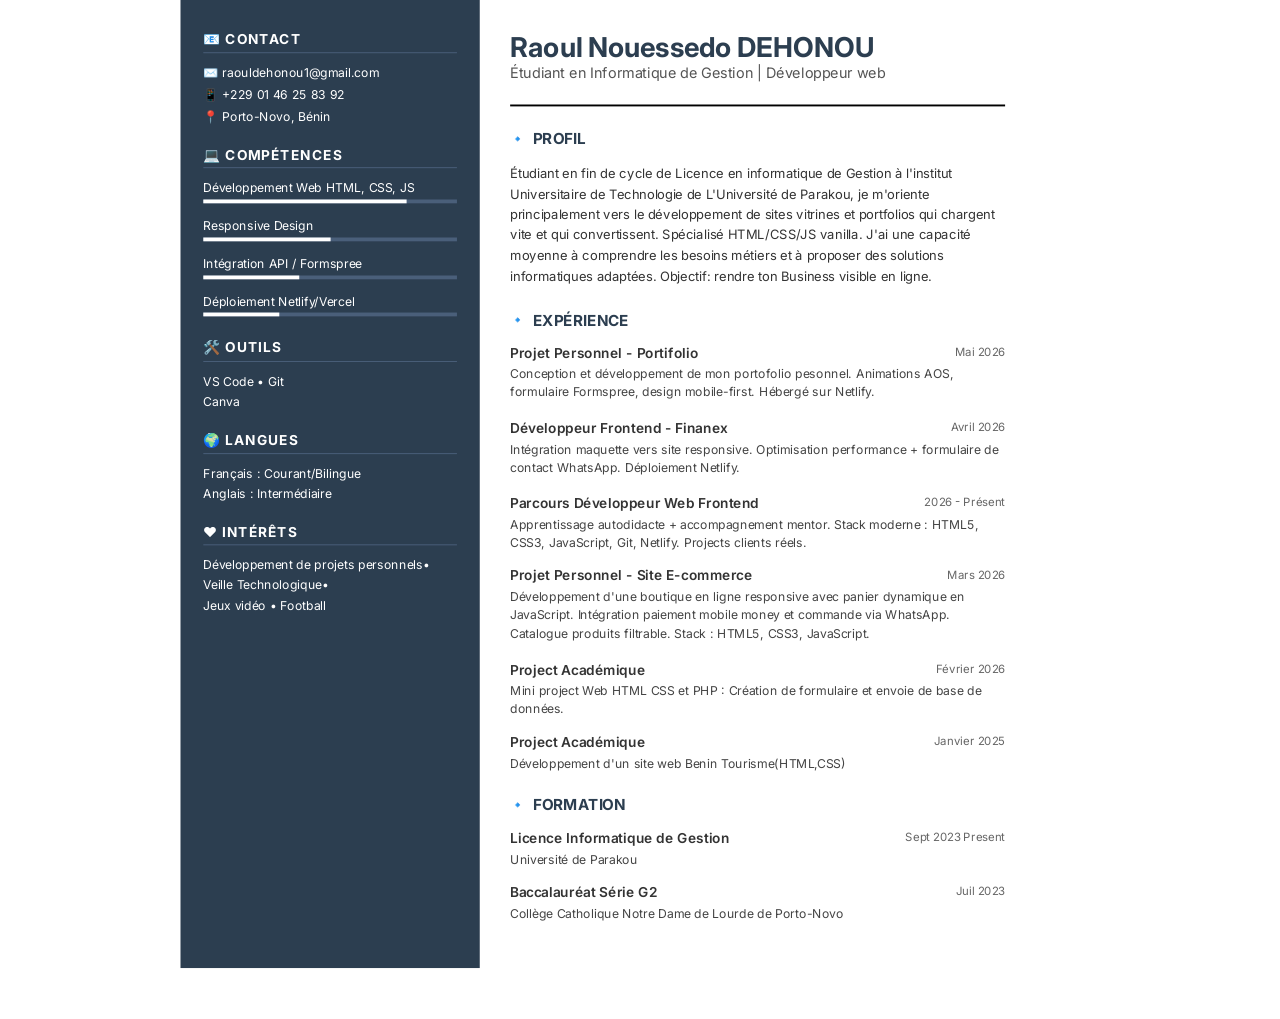
<file: cv-raoul.html>
<!DOCTYPE html>
<html lang="fr">
<head>
    <meta charset="UTF-8">
    <meta name="viewport" content="width=device-width, initial-scale=1.0">
    <title>CV - Raoul Dehonou</title>
    <link href="https://fonts.googleapis.com/css2?family=Inter:wght@400;600;700&display=swap" rel="stylesheet">
    <style>
        * { margin: 0; padding: 0; box-sizing: border-box; }
        body { font-family: 'Inter', sans-serif; color: #333; background: #fff; transform: scale(0.95); transform-origin: top left; }
        .cv-container { display: flex; max-width: 900px; margin: 0 auto; min-height: 100vh; }
        
        /* COLONNE GAUCHE */
        .sidebar { width: 35%; background: #2c3e50; color: #fff; padding: 2rem 1.5rem; }
        .sidebar h2 { font-size: 0.9rem; letter-spacing: 1px; margin: 1.5rem 0 0.8rem; border-bottom: 1px solid #4a5f7a; padding-bottom: 0.3rem; }
        .sidebar h2:first-child { margin-top: 0; }
        .contact-item { font-size: 0.8rem; margin-bottom: 0.5rem; display: flex; align-items: center; gap: 0.5rem; }
        .skill-item { margin-bottom: 1rem; }
        .skill-name { font-size: 0.8rem; margin-bottom: 0.3rem; }
        .skill-bar { width: 100%; height: 4px; background: #4a5f7a; }
        .skill-progress { height: 100%; background: #fff; }
        .list-item { font-size: 0.8rem; margin-bottom: 0.4rem; }
        
        /* COLONNE DROITE */
        .main { width: 65%; padding: 2rem; }
        .name { font-size: 1.8rem; font-weight: 700; color: #2c3e50;}
        .title { font-size: 0.95rem; color: #555; margin-bottom: 1.5rem; }
        .section-title { font-size: 1rem; font-weight: 700; color: #2c3e50; margin: 1.5rem 0 1rem; display: flex; align-items: center; gap: 0.5rem; }
        .section-title::before { content: "🔹"; font-size: 0.8rem; }
        .profile-text { font-size: 0.85rem; line-height: 1.6; margin-bottom: 1rem; }
        .experience-item { margin-bottom: 1.2rem; }
        .exp-header { display: flex; justify-content: space-between; margin-bottom: 0.3rem; }
        .exp-title { font-weight: 600; font-size: 0.9rem; }
        .exp-date { font-size: 0.75rem; color: #666; }
        .exp-desc { font-size: 0.8rem; line-height: 1.5; color: #444; }
        .formation-item { margin-bottom: 1rem; }
        
        @media print {
            body { -webkit-print-color-adjust: exact; }
            .cv-container { margin: 0; }
            @page {size: A4; margin: 0.8cm;}
            html, body{height: 297mm; width: 210mm;}
            body{font-size: 9pt;}
        }
    </style>
</head>
<body>
    <div class="cv-container">
        <!-- COLONNE GAUCHE -->
        <div class="sidebar">
            <h2>📧 CONTACT</h2>
            <div class="contact-item">✉️ raouldehonou1@gmail.com</div>
            <div class="contact-item">📱 +229 01 46 25 83 92</div>
            <div class="contact-item">📍 Porto-Novo, Bénin</div>
            
            <h2>💻 COMPÉTENCES</h2>
            <div class="skill-item">
                <div class="skill-name">Développement Web HTML, CSS, JS</div>
                <div class="skill-bar"><div class="skill-progress" style="width: 80%"></div></div>
            </div>
            <div class="skill-item">
                <div class="skill-name">Responsive Design</div>
                <div class="skill-bar"><div class="skill-progress" style="width: 50%"></div></div>
            </div>
            <div class="skill-item">
                <div class="skill-name">Intégration API / Formspree</div>
                <div class="skill-bar"><div class="skill-progress" style="width: 38%"></div></div>
            </div>
            <div class="skill-item">
                <div class="skill-name">Déploiement Netlify/Vercel</div>
                <div class="skill-bar"><div class="skill-progress" style="width: 30%"></div></div>
            </div>

            <h2>🛠️ OUTILS</h2>
            <div class="list-item">VS Code • Git </div>
            <div class="list-item">Canva</div>
            
            <h2>🌍 LANGUES</h2>
            <div class="list-item">Français : Courant/Bilingue</div>
            <div class="list-item">Anglais : Intermédiaire</div>
            
            <h2>❤️ INTÉRÊTS</h2>
            <div class="list-item">Développement de projets personnels•</div>
            <div class="list-item">Veille Technologique•</div>
            <div class="list-item">Jeux vidéo • Football</div>
        </div>
        <!-- COLONNE DROITE -->
        <div class="main">
            <h1 class="name">Raoul Nouessedo DEHONOU</h1>
            <p class="title">Étudiant en Informatique de Gestion | Développeur web</p>
            <div style="width: 100%; height: 2px; background: #000000; margin: 20px 0;"></div>
            <h2 class="section-title">PROFIL</h2>
            <p class="profile-text">
                Étudiant en fin de cycle de Licence en informatique de Gestion à l'institut Universitaire de Technologie de L'Université de Parakou,
                je m'oriente principalement vers le développement de sites vitrines et portfolios qui chargent vite et qui convertissent.
                Spécialisé HTML/CSS/JS vanilla. J'ai une capacité moyenne à comprendre les besoins métiers et à proposer des solutions informatiques adaptées.
                Objectif: rendre ton Business visible en ligne.
            </p>

            <h2 class="section-title">EXPÉRIENCE</h2>
            
            <div class="experience-item">
                <div class="exp-header">
                    <div class="exp-title">Projet Personnel - Portifolio</div>
                    <div class="exp-date">Mai 2026</div>
                </div>
                <p class="exp-desc">Conception et développement de mon portofolio pesonnel. Animations AOS, 
                    formulaire Formspree, design mobile-first. Hébergé sur Netlify.
                </p>
            </div>

            <div class="experience-item">
                <div class="exp-header">
                    <div class="exp-title">Développeur Frontend - Finanex</div>
                    <div class="exp-date">Avril 2026</div>
                </div>
                <p class="exp-desc">Intégration maquette vers site responsive. Optimisation performance + formulaire de contact WhatsApp. Déploiement Netlify.</p>
            </div>

             <div class="formation-item">
                <div class="exp-header">
                    <div class="exp-title">Parcours Développeur Web Frontend</div>
                    <div class="exp-date">2026 - Présent</div>
                </div>
                <p class="exp-desc">Apprentissage autodidacte + accompagnement mentor. Stack moderne :
                    HTML5, CSS3, JavaScript, Git, Netlify. Projects clients réels. </p>
            </div>

            <div class="experience-item">
                <div class="exp-header">
                    <div class="exp-title">Projet Personnel - Site E-commerce</div>
                    <div class="exp-date">Mars 2026</div>
                </div>
                <p class="exp-desc">Développement d'une boutique en ligne responsive avec panier dynamique en JavaScript.
                    Intégration paiement mobile money et commande via WhatsApp. Catalogue produits filtrable.
                    Stack : HTML5, CSS3, JavaScript.</p>
            </div>

            <div class="formation-item">
                <div class="exp-header">
                    <div class="exp-title">Project Académique</div>
                    <div class="exp-date">Février 2026</div>
                </div>
                <p class="exp-desc">Mini project Web HTML CSS et PHP : Création de formulaire et envoie de base de données.</p>
            </div>

            <div class="formation-item">
                <div class="exp-header">
                    <div class="exp-title">Project Académique</div>
                    <div class="exp-date">Janvier 2025</div>
                </div>
                <p class="exp-desc">Développement d'un site web Benin Tourisme(HTML,CSS) </p>
            </div>

            <h2 class="section-title">FORMATION</h2>

            <div class="formation-item">
                <div class="exp-header">
                    <div class="exp-title">Licence Informatique de Gestion</div>
                    <div class="exp-date">Sept 2023 Present</div>
                </div>
                <p class="exp-desc">Université de Parakou</p>
            </div>

            <div class="formation-item">
                <div class="exp-header">
                    <div class="exp-title">Baccalauréat Série G2</div>
                    <div class="exp-date">Juil 2023</div>
                </div>
                <p class="exp-desc">Collège Catholique Notre Dame de Lourde de Porto-Novo</p>
            </div>
        </div>
    </div>
</body>
</html>
</file>
